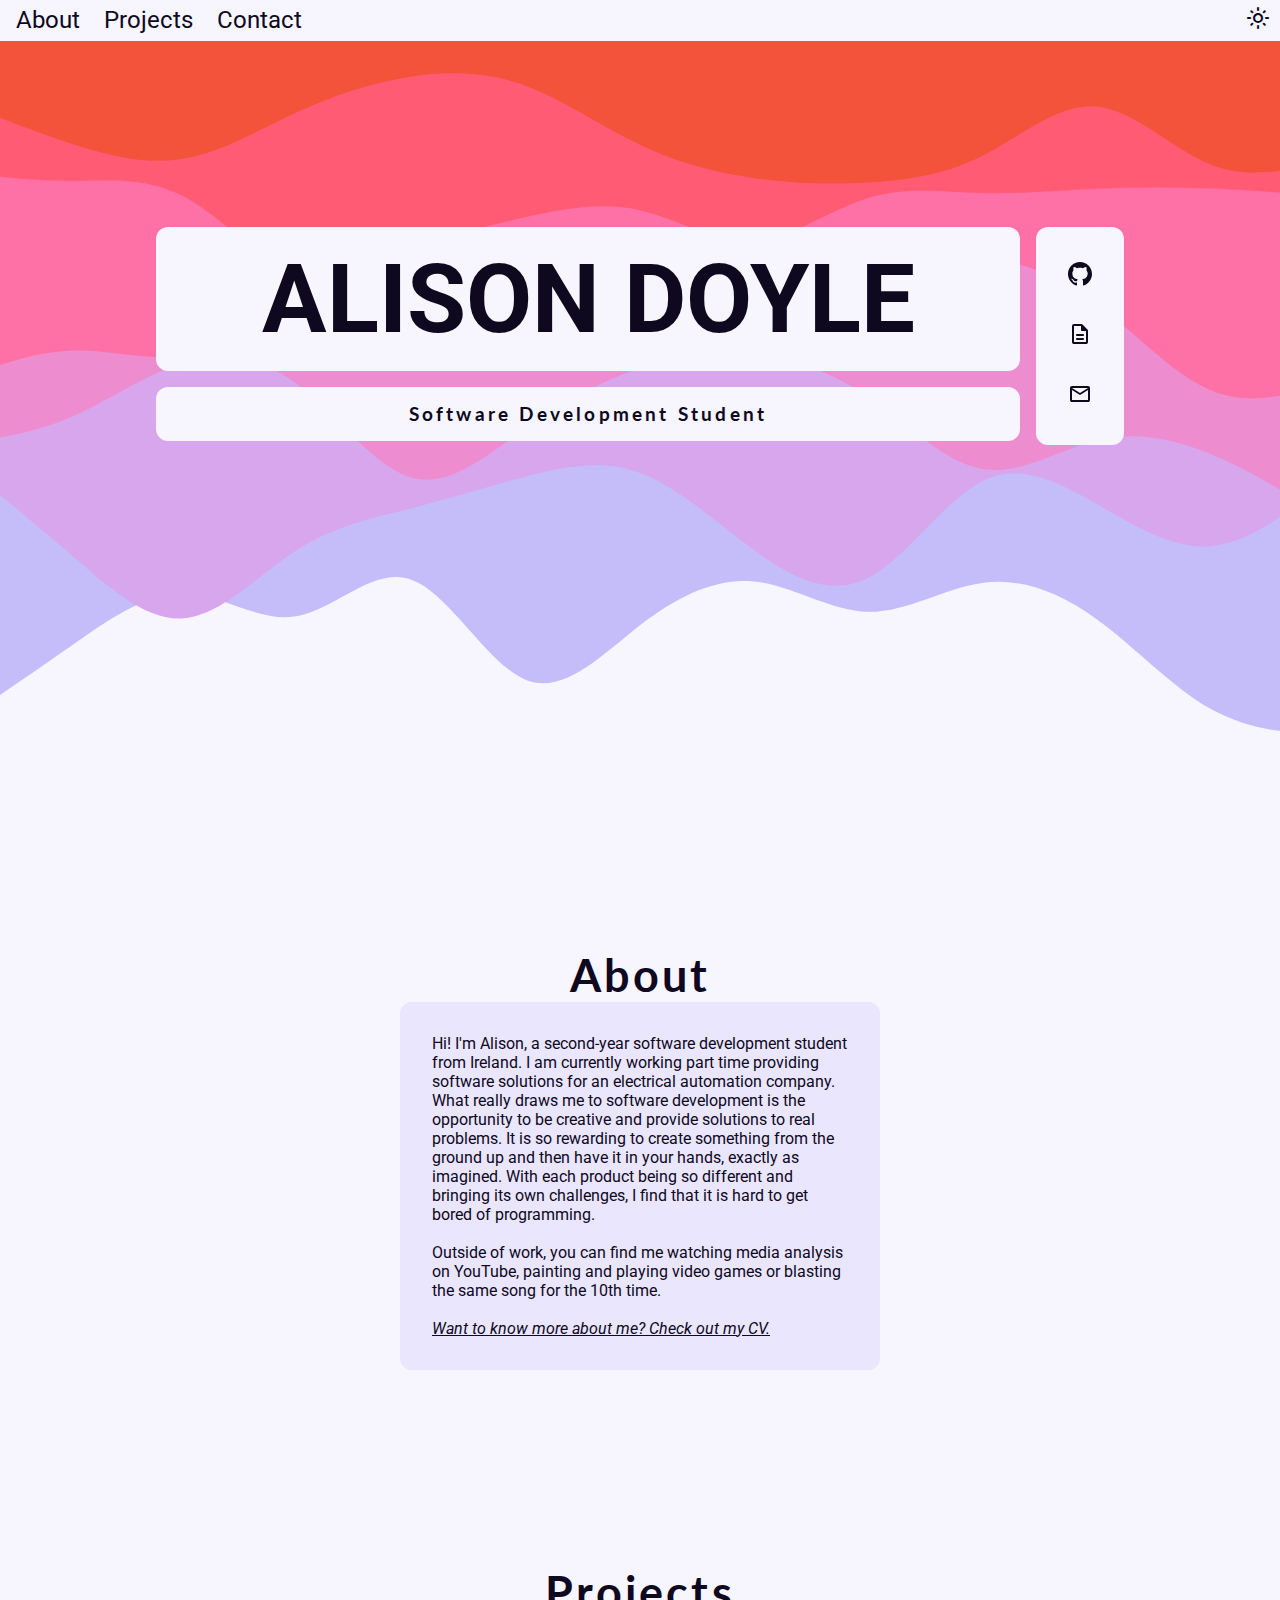
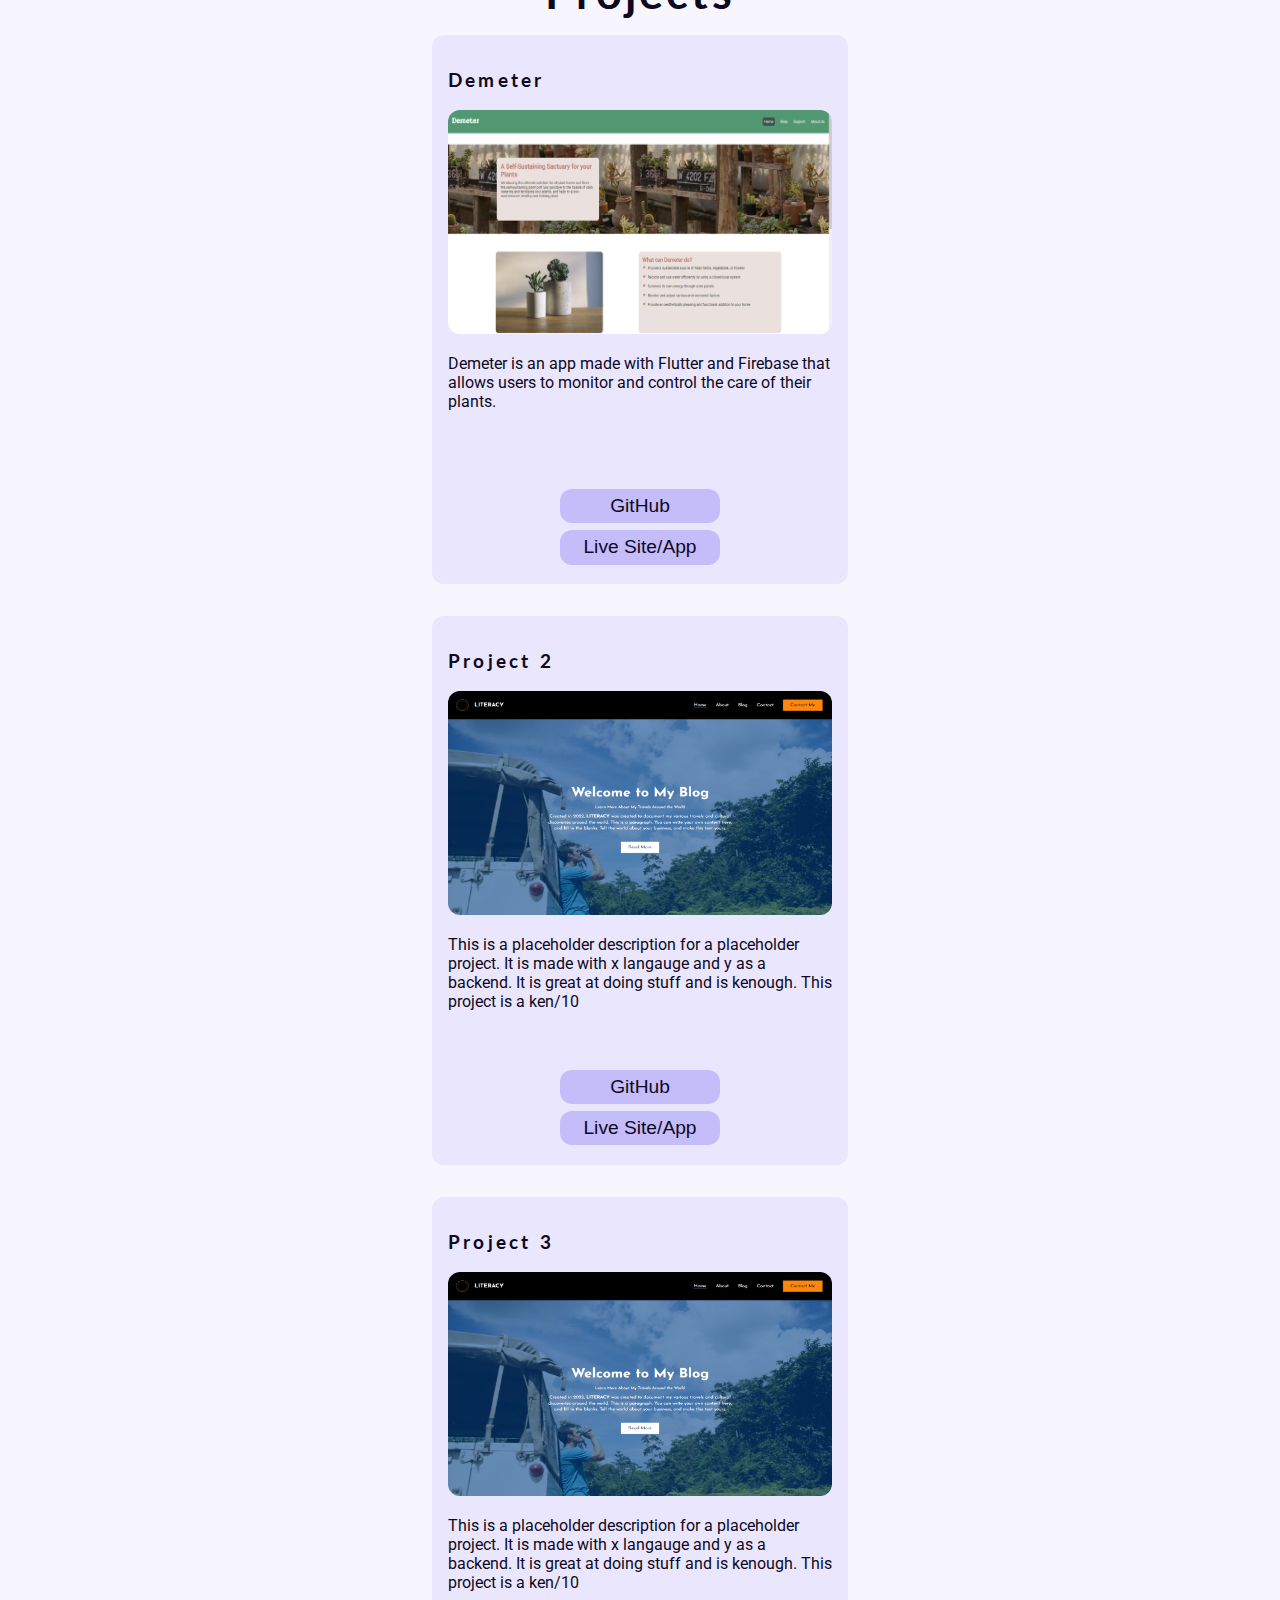
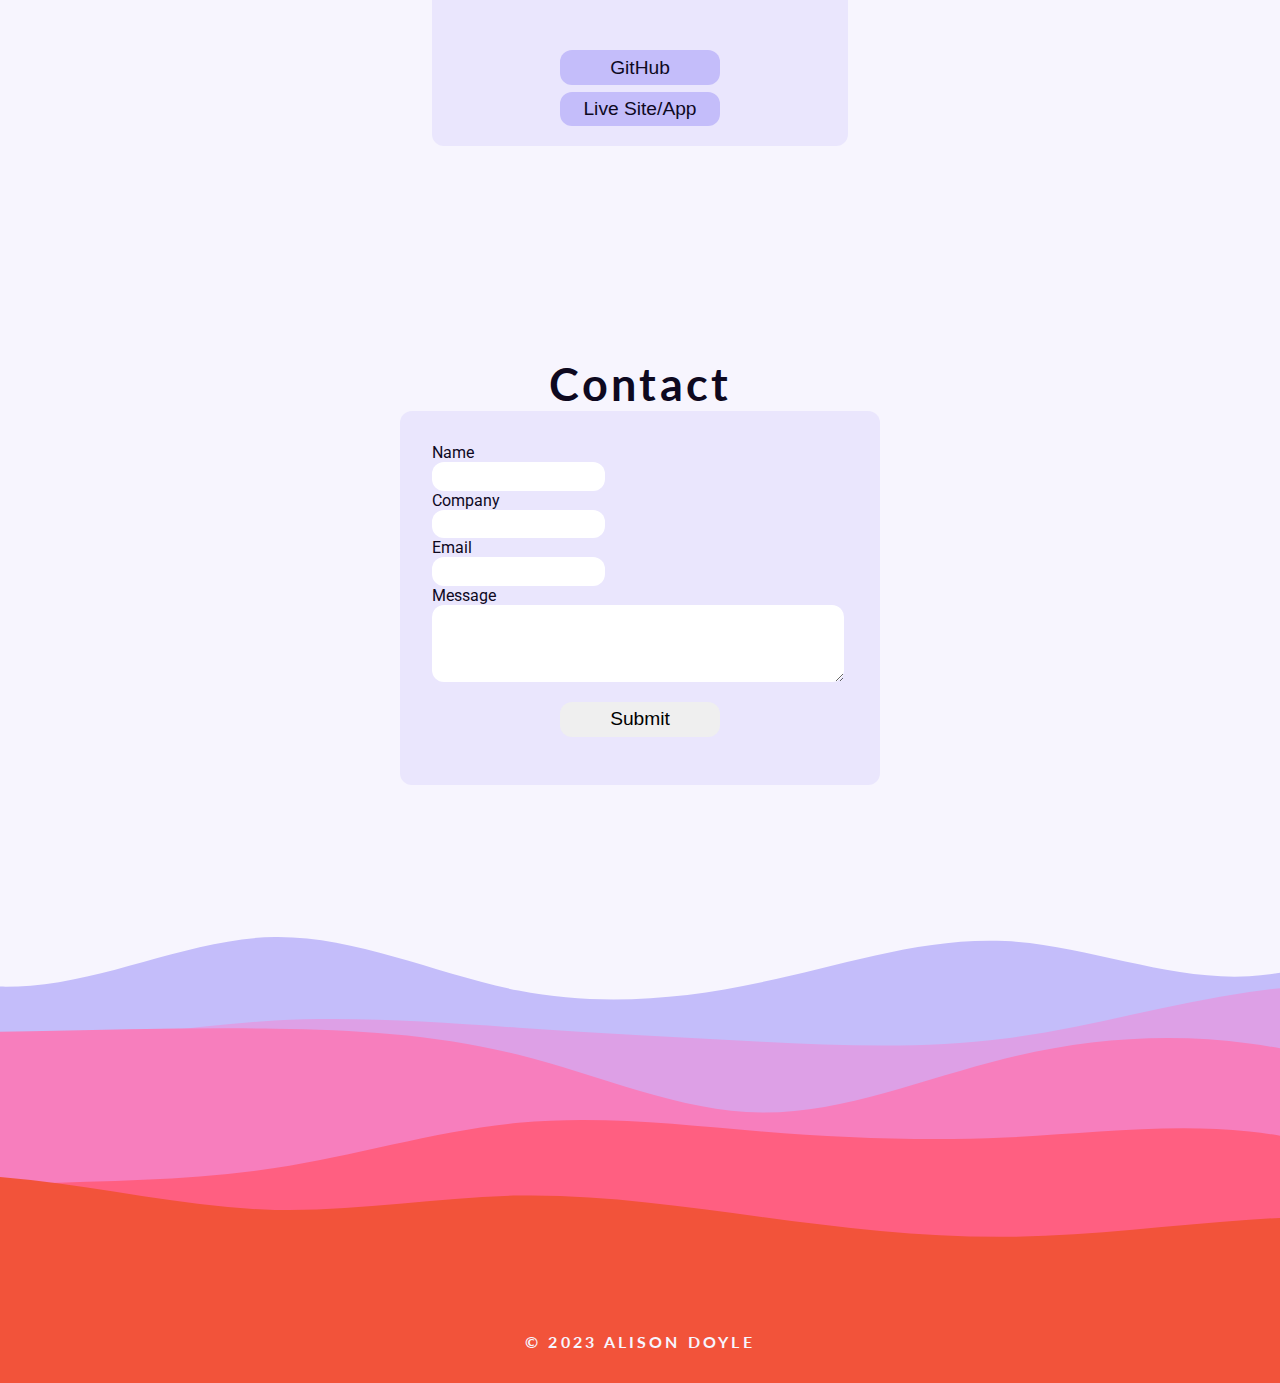
<file: index.html>
<!DOCTYPE html>
<html lang="en">

<head>
    <meta charset="UTF-8">
    <meta name="viewport" content="width=device-width, initial-scale=1.0">

    <!-- Styling -->
    <link rel="stylesheet" href="./style.css">

    <link rel="preconnect" href="https://fonts.googleapis.com">
    <link rel="preconnect" href="https://fonts.gstatic.com" crossorigin>
    <link href="https://fonts.googleapis.com/css2?family=Lato&family=Roboto&display=swap" rel="stylesheet">
    <link rel="stylesheet"
        href="https://fonts.googleapis.com/css2?family=Material+Symbols+Rounded:opsz,wght,FILL,GRAD@24,400,1,0" />

    <!-- Tab Formatting -->
    <title>Portfolio | Alison Doyle</title>
    <link rel="icon" type="image/x-icon" href="./public/resources/images/favicon-32x32.png">
</head>

<body>
    <header>
        <div id="menu_button"><span class="material-symbols-rounded">menu</span></div>
        <nav id="nav">
            <a href="#about">About</a>
            <a href="#projects">Projects</a>
            <a href="#contact">Contact</a>
        </nav>

        <div id="color_mode" title="Change Theme"><span class="material-symbols-rounded">light_mode</span></div>
    </header>
    
    

    <main>
        <section class="heroSection">
            <div class="centerContent">
                <div>
                    <h1>ALISON DOYLE</h1>
                    <h3>Software Development Student</h3>
                </div>
                <div class="linkContainer">
                    <a title="GitHub Profile" href="https://github.com/Alison-Doyle">
                        <svg xmlns="http://www.w3.org/2000/svg" width="24" height="24" viewBox="0 0 24 24">
                            <path
                                d="M12 0c-6.626 0-12 5.373-12 12 0 5.302 3.438 9.8 8.207 11.387.599.111.793-.261.793-.577v-2.234c-3.338.726-4.033-1.416-4.033-1.416-.546-1.387-1.333-1.756-1.333-1.756-1.089-.745.083-.729.083-.729 1.205.084 1.839 1.237 1.839 1.237 1.07 1.834 2.807 1.304 3.492.997.107-.775.418-1.305.762-1.604-2.665-.305-5.467-1.334-5.467-5.931 0-1.311.469-2.381 1.236-3.221-.124-.303-.535-1.524.117-3.176 0 0 1.008-.322 3.301 1.23.957-.266 1.983-.399 3.003-.404 1.02.005 2.047.138 3.006.404 2.291-1.552 3.297-1.23 3.297-1.23.653 1.653.242 2.874.118 3.176.77.84 1.235 1.911 1.235 3.221 0 4.609-2.807 5.624-5.479 5.921.43.372.823 1.102.823 2.222v3.293c0 .319.192.694.801.576 4.765-1.589 8.199-6.086 8.199-11.386 0-6.627-5.373-12-12-12z" />
                        </svg></a>
                    <a title="View CV/Resume" href=""><svg xmlns="http://www.w3.org/2000/svg" height="24"
                            viewBox="0 -960 960 960" width="24">
                            <path
                                d="M360-240h240q17 0 28.5-11.5T640-280q0-17-11.5-28.5T600-320H360q-17 0-28.5 11.5T320-280q0 17 11.5 28.5T360-240Zm0-160h240q17 0 28.5-11.5T640-440q0-17-11.5-28.5T600-480H360q-17 0-28.5 11.5T320-440q0 17 11.5 28.5T360-400ZM240-80q-33 0-56.5-23.5T160-160v-640q0-33 23.5-56.5T240-880h287q16 0 30.5 6t25.5 17l194 194q11 11 17 25.5t6 30.5v447q0 33-23.5 56.5T720-80H240Zm280-560v-160H240v640h480v-440H560q-17 0-28.5-11.5T520-640ZM240-800v200-200 640-640Z" />
                        </svg></a>
                    <a title="Contact Me" href="#contact"><svg xmlns="http://www.w3.org/2000/svg" height="24"
                            viewBox="0 -960 960 960" width="24">
                            <path
                                d="M160-160q-33 0-56.5-23.5T80-240v-480q0-33 23.5-56.5T160-800h640q33 0 56.5 23.5T880-720v480q0 33-23.5 56.5T800-160H160Zm640-480L501-453q-5 3-10.5 4.5T480-447q-5 0-10.5-1.5T459-453L160-640v400h640v-400ZM480-520l320-200H160l320 200ZM160-640v10-59 1-32 32-.5 58.5-10 400-400Z" />
                        </svg></a>
                </div>
            </div>
        </section>

        <div id="about"></div>
        <section class="aboutSection">
            <h2>About</h2>
            <p>
                Hi! I'm Alison, a second-year software development student from Ireland. I am currently working part
                time providing software solutions for an electrical automation company. What really draws me to software
                development is the opportunity to be creative and provide solutions to real problems. It is so rewarding
                to create something from the ground up and then have it in your hands, exactly as imagined. With each
                product being so different and bringing its own challenges, I find that it is hard to get bored of
                programming.<br><br>
                Outside of work, you can find me watching media analysis on YouTube, painting and playing video games or
                blasting the same song for the 10th time.<br><br>
                <a title="Contact Me" href="">Want to
                    know more about me? Check out my CV.</a>
            </p>
        </section>

        <div id="projects"></div>
        <section class="projectsSection">
            <h2>Projects</h2>
            <div id="projectCardsContainer">
                <!-- Data from JSON will be entered here -->
            </div>
        </section>

        <div id="contact"></div>
        <section class="contactSection">
            <h2>Contact</h2>
            <form>
                <label>Name</label><br>
                <input type="text"><br>
                <label>Company</label><br>
                <input type="text"><br>
                <label for="">Email</label><br>
                <input type="email"><br>
                <label for="">Message</label><br>
                <textarea></textarea>
                <div style="display: flex; justify-content: center;"><button class="secondaryButton">Submit</button>
                </div>
            </form>
        </section>
    </main>


    <footer>
        <section class="footerWaves">
        </section>
        <section class="copyrightNotice">
            <h4>&copy; 2023 <span class="brand">ALISON DOYLE</span></h4>
        </section>
    </footer>

    <!-- Scripts -->
    <script src="./public/javascript/populateProjects.js"></script>
    <script src="./public/javascript/headerButtons.js"></script>
</body>

</html>
</file>
<file: style.css>
:root {
    /* Light Theme/Default Colors */
    --text: #0E091F;
    --background: #f7f5fe;
    --secondary: #c4bdfa;
    --secondary-40per: #c4bdfa40;
    --primary: #f2533a;
    --shadow: #0E091F12
}

.darkTheme {
    --text: #f7f5fe;
    --background: #0E091F;
    --shadow: #060218;
}

/* Default Styling */
html {
    font-family: "Roboto", sans-serif;
    scroll-behavior: smooth;
    scroll-margin: 2em;
}

body {
    background-color: var(--background);
    margin: 0;
    padding: 0;
}

header,
main {
    background-color: var(--background);
    color: var(--text);
}

h2,
h3,
h4,
h5 {
    font-family: "Lato", sans-serif;
    letter-spacing: 0.2rem;
}

h2 {
    font-size: 2.8rem;
    margin: auto;
    width: fit-content;
}

a {
    color: var(--text);
    font-style: italic;
}

button {
    border: none;
    border-radius: 12px;
    font-size: 1.2rem;
    padding: 0.4rem 1rem;
    transition: 0.1s transform;
}

button:hover {
    cursor: pointer;
    transform: translateY(-10%);
}

input,
textarea {
    border: none;
    border-radius: 12px;
    height: 1rem;
    padding: 0.4rem;
}

input:focus,
textarea:focus {
    outline: 2px solid var(--secondary);
}

/* Mobile view */
@media screen and (min-width: 0px) {
    section:not(.heroSection, .copyrightNotice, .footerWaves) {
        margin: 2rem;
    }

    .aboutSection,
    .projectsSection {
        margin: 0 0 0 100rem;
    }

    /* || Header */

    /* || Hero Section */
    .heroSection {
        background-image: url('./public/resources/svg/heroWaves.svg');
        background-position: center;
        background-repeat: no-repeat;
        background-size: cover;
        height: 90vh;
        padding: 3.2rem;
    }

    .heroSection h1 {
        background-color: var(--background);
        border-radius: 12px;
        font-size: 3.2rem;
        margin: 1rem auto;
        padding: 1rem;
        text-align: center;
    }

    .heroSection h3 {
        background-color: var(--background);
        border-radius: 12px;
        margin: 1rem auto;
        padding: 1rem;
        text-align: center;
    }

    .linkContainer {
        background-color: var(--background);
        border-radius: 12px;
        display: flex;
        justify-content: center;
        padding: 1rem;
        margin: 1rem auto;
    }

    .linkContainer a {
        fill: var(--text);
        margin: 0rem 1rem;
    }

    .linkContainer a:hover {
        fill: var(--primary);
    }

    /* || About Section */
    .aboutSection {
        padding-bottom: 12rem;
        padding-top: 2rem;
    }

    .aboutSection p {
        background-color: var(--secondary-40per);
        border-radius: 12px;
        margin: auto;
        padding: 2rem;
        width: 80%;
    }

    /* || Projects Section */
    .projectsSection {
        padding-bottom: 12rem;
    }

    .card {
        background-color: var(--secondary-40per);
        border-radius: 12px;
        margin: 2rem 0rem;
        padding: 1rem;
    }

    .card img {
        border-radius: 12px;
        width: 100%;
    }

    .cardButton {
        background-color: var(--secondary);
        color: #0E091F;
        margin: 0.2rem auto;
        width: 10rem;
    }

    .cardButtonContainer {
        display: flex;
        flex-direction: column;
        justify-content: space-between;
        margin: auto;
        width: fit-content;
    }

    /* || Contact Section */
    .contactSection form {
        background-color: var(--secondary-40per);
        border-radius: 12px;
        margin: auto;
        padding: 2rem;
        width: 80%;
    }

    input {
        width: 10rem;
    }

    textarea {
        min-height: 4rem;
        max-height: 20rem;
        min-width: 96%;
        max-width: 96%;
    }

    .contactSection button {
        margin: 1rem auto;
        width: 10rem;
    }

    /* || Footer */
    .footerWaves {
        background-image: url('./public/resources/svg/footerWavesDesktop.svg');
        background-position: center;
        background-repeat: no-repeat;
        background-size: cover;
        height: 20rem;
    }

    .copyrightNotice {
        background-color: var(--primary);
        color: var(--background);
        width: 100%;
    }

    .copyrightNotice h4 {
        margin: auto;
        padding: 1rem;
        width: fit-content;
    }
}

@media screen and (max-width: 1000px) {
    /* || Header */
    header {
        box-shadow: 4px 4px 12px var(--shadow);
        display: flex;
        height: 2rem;
        justify-content: space-between;
        position: fixed;
        vertical-align: middle;
        width: 100%;
    }

    header div {
        cursor: pointer;
        padding: 0.2rem;
    }

    nav {
        background-color: var(--background);
        box-shadow: 4px 12px 12px var(--shadow);
        display: none;
        flex-direction: column;
        height: 100vh;
        position: fixed;
        top: 2rem;
        width: 40%;
        z-index: 1;
    }

    nav a {
        color: var(--text);
        font-style: normal;
        margin: 1rem auto;
        padding: 0.4rem;
        text-decoration: none;
        width: fit-content;
    }
}

/* Desktop View */
@media screen and (min-width: 1000px) {
    :target {
        position: relative;
        top: -8rem;
    }

    html {
        scroll-margin: 2em;
    }

    body {
        margin: 0;
        padding: 0;
    }

    section:not(.heroSection, .copyrightNotice, .footerWaves) {
        margin: 0.2rem 14rem;
    }

    /* || Header */
    header {
        background-color: var(--background);
        display: flex;
        justify-content: space-between;
        padding: 0.4rem 1rem;
        position: fixed;
        top: 0;
        width: 98vw;
    }

    header nav {
        align-items: center;
        display: flex;
        justify-content: space-between;
    }

    header ul li {
        display: inline;
        list-style-type: none;
    }

    header a {
        color: var(--text);
        font-size: 24px;
        margin-right: 1em;
        text-decoration: none;
        font-style: normal;
    }

    header a:hover {
        color: var(--primary);
    }

    #menu_button {
        display: none;
    }

    #color_mode:hover {
        color: var(--primary);
        cursor: pointer;
    }

    /* || Hero Section */
    .centerContent {
        display: flex;
        margin: 10rem auto;
        width: fit-content;
    }

    .heroSection h1 {
        font-size: 6rem;
        width: 52rem;
    }

    .heroSection h3 {
        width: 52rem;
    }

    .heroSection .linkContainer {
        display: flex;
        flex-direction: column;
        height: 11.6rem;
        margin-left: 1rem;
        width: fit-content;
    }

    .linkContainer a {
        padding: 1rem 0;
    }

    /* || About Section */
    .aboutSection p {
        width: min(50%, 52rem);
    }

    /* || Projects */
    #projectCardsContainer {
        display: flex;
        justify-content: center;
        flex-wrap: wrap;
        height: fit-content;
    }

    .card {
        margin: 1rem 1rem;
        width: max(26%, 24rem);
        min-width: 16rem;
    }

    .card img {
        height: 14rem;
    }

    .card p {
        height: 7.2rem;
    }

    /* || Contact */
    .contactSection form {
        margin: auto;
        width: min(50%, 52rem);
    }

    /* || Footer */
    footer {
        padding: 0;
        margin: 0;
    }

    .footerWaves {
        height: 32rem;
    }

    .copyrightNotice {
        background-color: var(--primary);
        color: var(--background);
        width: 100%;
    }

    .copyrightNotice h4 {
        margin: auto;
        padding: 2rem;
        width: fit-content;
    }
}
</file>
